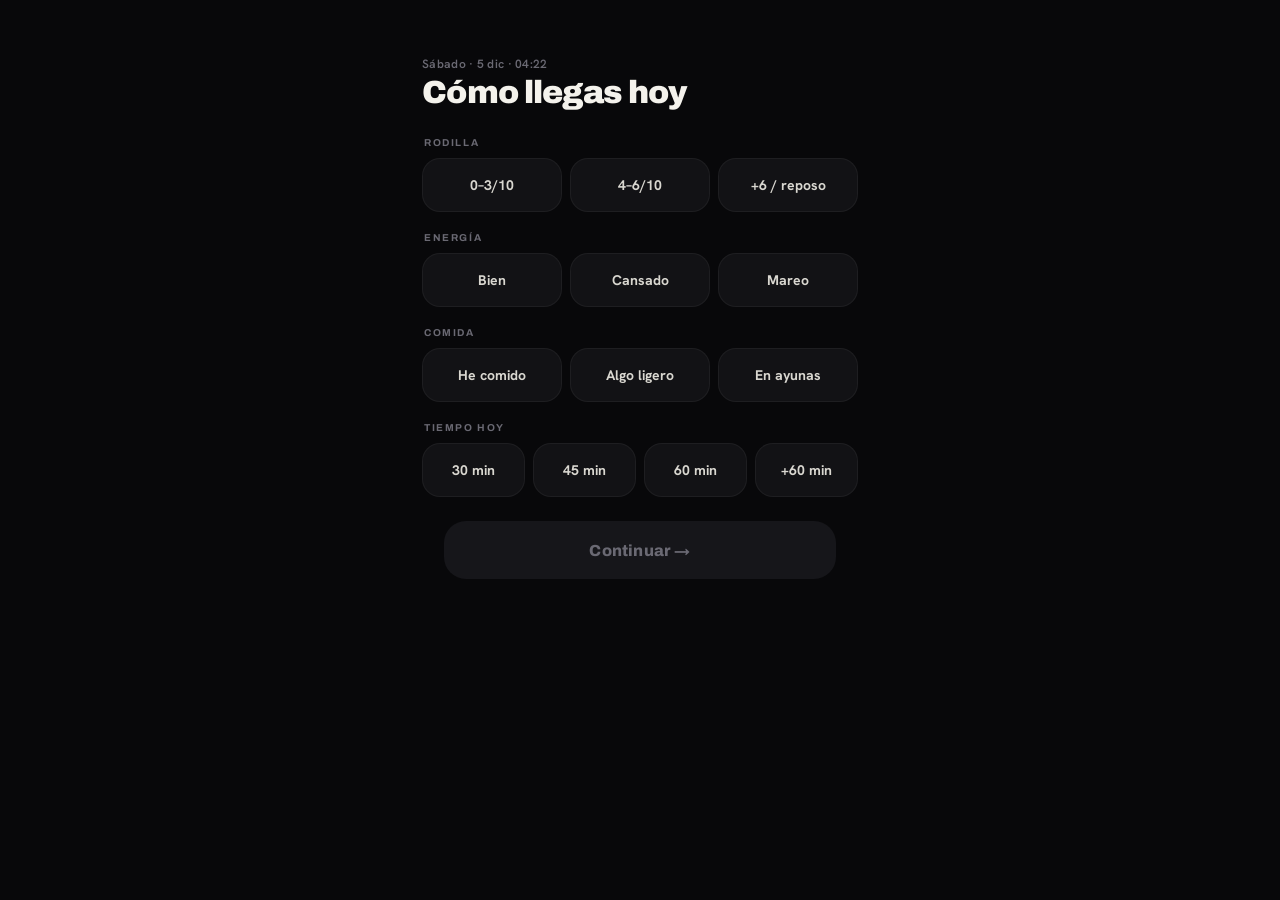
<file: index.html>
<!DOCTYPE html>
<html lang="es">
<head>
  <meta charset="UTF-8">
  <meta name="viewport" content="width=device-width, initial-scale=1.0, viewport-fit=cover">
  <meta name="theme-color" content="#08080a">
  <meta name="apple-mobile-web-app-capable" content="yes">
  <meta name="apple-mobile-web-app-status-bar-style" content="black-translucent">
  <meta name="apple-mobile-web-app-title" content="Gym Coach">
  <title>Coach de Gym</title>
  <link rel="preconnect" href="https://fonts.googleapis.com">
  <link rel="preconnect" href="https://fonts.gstatic.com" crossorigin>
  <link href="https://fonts.googleapis.com/css2?family=Archivo:wght@500;600;700;800;900&family=Hanken+Grotesk:wght@400;500;600;700&display=swap" rel="stylesheet">
  <link rel="stylesheet" href="css/styles.css?v=3">
  <link rel="manifest" href="manifest.json">
  <link rel="apple-touch-icon" href="icons/icon-180.png">
</head>
<body>

<!-- ── CHAT OVERLAY ───────────────────────────────────────────────────────── -->
<div id="chat-overlay" class="hidden">
  <div class="chat-topbar">
    <div>
      <div class="chat-topbar-title">Coach</div>
      <div class="chat-topbar-sub">Tiene memoria de todas tus sesiones</div>
    </div>
    <button class="chat-close-btn" onclick="closeChat()">✕</button>
  </div>
  <div id="chat-messages"></div>
  <div class="chat-input-bar">
    <input id="chat-input" type="text" placeholder="Pregunta algo..." onkeydown="handleChatKey(event)" autocomplete="off">
    <button id="chat-send-btn" onclick="submitChat()">↑</button>
  </div>
</div>

<!-- ── SETTINGS OVERLAY ───────────────────────────────────────────────────── -->
<div id="settings-overlay" class="hidden">
  <div class="settings-topbar">
    <div class="settings-topbar-title">Ajustes</div>
    <button class="settings-close-btn" onclick="closeSettings()">✕</button>
  </div>
  <div class="settings-body">

    <!-- Anthropic API Key -->
    <div class="settings-section">
      <div class="settings-section-label">Groq API Key — Gratis</div>
      <div class="settings-desc">
        Necesaria para el chat con el coach. 100% gratuita, sin tarjeta.<br>
        1. Crea cuenta en <a href="https://console.groq.com" target="_blank">console.groq.com</a><br>
        2. API Keys → Create API Key → copia y pega aquí.
      </div>
      <div class="settings-input-row">
        <input id="settings-key" class="settings-input" type="password" placeholder="gsk_...">
        <button class="settings-toggle-btn" id="toggle-key-btn" onclick="toggleKeyVisibility()">Mostrar</button>
      </div>
    </div>

    <!-- Google Sheets -->
    <div class="settings-section">
      <div class="settings-section-label">Google Sheets — Export automático</div>
      <div class="settings-desc">Cada sesión se añade automáticamente a tu Google Sheet. Configúralo una sola vez.</div>

      <div class="settings-step">
        <div class="settings-step-num">1</div>
        <div class="settings-step-text">Abre <a href="https://script.google.com" target="_blank">script.google.com</a> → Nuevo proyecto</div>
      </div>
      <div class="settings-step">
        <div class="settings-step-num">2</div>
        <div class="settings-step-text">Borra el código que hay y pega este:</div>
      </div>
      <div class="settings-code" id="apps-script-code">cargando...</div>
      <div class="settings-step" style="margin-top:10px">
        <div class="settings-step-num">3</div>
        <div class="settings-step-text">Implementar → Nueva implementación → Aplicación web → Ejecutar como: Yo → Quién tiene acceso: Cualquiera → Implementar</div>
      </div>
      <div class="settings-step">
        <div class="settings-step-num">4</div>
        <div class="settings-step-text">Copia la URL de implementación y pégala aquí:</div>
      </div>
      <input id="settings-sheets" class="settings-input" type="url" placeholder="https://script.google.com/macros/s/...">
    </div>

    <button class="settings-save-btn" onclick="saveSettings()">Guardar ajustes</button>
  </div>
</div>

<!-- ── REST TIMER OVERLAY ─────────────────────────────────────────────────── -->
<div id="rest-overlay" class="hidden">
  <div class="rest-ring-wrap" id="rest-ring-wrap">
    <div class="rest-ring-inner" id="rest-countdown">0:00</div>
  </div>
  <div class="rest-info">
    <div class="rest-label-top">DESCANSO</div>
    <div class="rest-label-sub" id="rest-sublabel">Respira. Prepara la próxima serie.</div>
  </div>
  <div class="rest-actions">
    <button class="rest-add-btn" onclick="addRestTime(30)">+30s</button>
    <button class="rest-skip-btn" onclick="skipTimer()">Saltar</button>
  </div>
</div>

<!-- ── TOAST ─────────────────────────────────────────────────────────────── -->
<div id="toast"></div>

<!-- ── A: CHECK-IN ──────────────────────────────────────────────────────── -->
<div id="screen-checkin" class="screen">
  <div class="ci-header">
    <div class="ci-greeting" id="ci-day-label">—</div>
    <div class="ci-title">Cómo llegas hoy</div>
  </div>

  <div class="ci-body">
    <div class="ci-section">
      <div class="ci-section-label">Rodilla</div>
      <div class="ci-grid-3">
        <button class="ci-btn" data-group="rodilla" data-value="bien"
          onclick="selectCheckinOption('rodilla','bien',this)">0–3/10</button>
        <button class="ci-btn" data-group="rodilla" data-value="moderado"
          onclick="selectCheckinOption('rodilla','moderado',this)">4–6/10</button>
        <button class="ci-btn danger-select" data-group="rodilla" data-value="grave"
          onclick="selectCheckinOption('rodilla','grave',this)">+6 / reposo</button>
      </div>
    </div>

    <div class="ci-section">
      <div class="ci-section-label">Energía</div>
      <div class="ci-grid-3">
        <button class="ci-btn" data-group="energia" data-value="bien"
          onclick="selectCheckinOption('energia','bien',this)">Bien</button>
        <button class="ci-btn" data-group="energia" data-value="cansado"
          onclick="selectCheckinOption('energia','cansado',this)">Cansado</button>
        <button class="ci-btn danger-select" data-group="energia" data-value="mareo"
          onclick="selectCheckinOption('energia','mareo',this)">Mareo</button>
      </div>
    </div>

    <div class="ci-section">
      <div class="ci-section-label">Comida</div>
      <div class="ci-grid-3">
        <button class="ci-btn" data-group="comida" data-value="comido"
          onclick="selectCheckinOption('comida','comido',this)">He comido</button>
        <button class="ci-btn" data-group="comida" data-value="ligero"
          onclick="selectCheckinOption('comida','ligero',this)">Algo ligero</button>
        <button class="ci-btn danger-select" data-group="comida" data-value="ayunas"
          onclick="selectCheckinOption('comida','ayunas',this)">En ayunas</button>
      </div>
    </div>

    <div class="ci-section">
      <div class="ci-section-label">Tiempo hoy</div>
      <div class="ci-grid-4">
        <button class="ci-btn" data-group="tiempo" data-value="30"
          onclick="selectCheckinOption('tiempo','30',this)">30 min</button>
        <button class="ci-btn" data-group="tiempo" data-value="45"
          onclick="selectCheckinOption('tiempo','45',this)">45 min</button>
        <button class="ci-btn" data-group="tiempo" data-value="60"
          onclick="selectCheckinOption('tiempo','60',this)">60 min</button>
        <button class="ci-btn" data-group="tiempo" data-value="75"
          onclick="selectCheckinOption('tiempo','75',this)">+60 min</button>
      </div>
    </div>

    <button class="ci-cta" id="btn-next-checkin" disabled onclick="submitCheckin()">
      Continuar →
    </button>
  </div>
</div>

<!-- ── B: AVISOS ─────────────────────────────────────────────────────────── -->
<div id="screen-warnings" class="screen hidden">
  <div class="warn-header">
    <div class="warn-title">Avisos de hoy</div>
  </div>
  <div class="warn-body">
    <div id="warnings-list"></div>
    <button id="btn-proceed-anyway" class="warn-proceed">Entendido, seguir →</button>
  </div>
</div>

<!-- ── C: SESIÓN ─────────────────────────────────────────────────────────── -->
<div id="screen-session-select" class="screen hidden">
  <div class="ss-header">
    <div>
      <div class="ss-greeting-sub" id="ss-day-label">—</div>
      <div class="ss-greeting-main">Buenas, Teo</div>
    </div>
    <div class="header-actions">
      <button class="btn-chat" onclick="openChat()"><div class="btn-chat-dot"></div>Coach</button>
      <button class="btn-gear" onclick="showSettings()">⚙</button>
    </div>
  </div>

  <div class="ss-body">
    <div id="ss-checkin-summary"></div>
    <div id="ss-stats"></div>
    <div id="stats-strip-container"></div>
    <div class="ss-section-title">Tu sesión de hoy</div>
    <div class="ss-section-sub" id="ss-subtitle">Elige lo que toca.</div>
    <div class="session-list" id="session-list"></div>
  </div>
</div>

<!-- ── D: SESIÓN ACTIVA ──────────────────────────────────────────────────── -->
<div id="screen-active" class="screen hidden">
  <div class="as-topbar">
    <button class="as-back" onclick="confirmBack()">‹</button>
    <div class="as-topbar-center">
      <div class="as-sess-name" id="as-sess-name">—</div>
      <div class="as-ex-count" id="as-ex-count">EJERCICIO 1 DE 4</div>
    </div>
    <button class="btn-chat" onclick="openChatInSession()" style="font-size:11px;padding:6px 11px">
      <div class="btn-chat-dot"></div>Coach
    </button>
  </div>

  <div class="as-progress" id="as-progress"></div>
  <div class="as-body" id="as-body"></div>

  <div style="padding: 0 20px;" id="as-footer-wrap">
    <div class="as-footer">
      <button class="as-prev-btn" id="btn-prev-ex" onclick="prevExercise()" disabled>‹</button>
      <button class="as-next-btn" id="btn-next-ex" onclick="nextExercise()">Siguiente ejercicio ›</button>
    </div>
    <div class="as-finish-link" onclick="finishSession()">TERMINAR Y GUARDAR</div>
  </div>
</div>

<!-- ── F: NOTAS POST-SESIÓN ───────────────────────────────────────────────── -->
<div id="screen-notes" class="screen hidden">
  <div class="notes-header">
    <div class="notes-title">¿Cómo fue?</div>
    <div class="notes-sub">Nota opcional — algo que quieras recordar de esta sesión.</div>
  </div>
  <div class="notes-body">
    <textarea id="notes-textarea" placeholder="Ej: hombro derecho un poco cargado en el press. Repetir 17,5kg la próxima..."></textarea>
    <button class="notes-save-btn" onclick="saveWithNote()">Guardar nota →</button>
    <div class="notes-skip" onclick="skipNote()">SALTAR</div>
  </div>
</div>

<!-- ── E: HISTORIAL ──────────────────────────────────────────────────────── -->
<div id="screen-history" class="screen hidden">
  <div class="hist-header">
    <div class="hist-title">Historial</div>
    <div class="header-actions">
      <button class="btn-chat" onclick="openChat()"><div class="btn-chat-dot"></div>Coach</button>
      <button class="hist-back" onclick="initCheckin()">← Inicio</button>
    </div>
  </div>
  <div class="hist-body" id="history-content"></div>
  <div class="notes-body"><button class="notes-save-btn" onclick="exportCSV()">Exportar entrenos a Excel (CSV)</button><button class="notes-save-btn" onclick="exportBackup()">Descargar copia de seguridad</button><label class="notes-sub">Restaurar copia JSON<input type="file" accept=".json,application/json" onchange="importBackup(this)"></label></div>
</div>

<script src="js/data.js?v=4"></script>
<script src="js/db.js?v=4"></script>
<script src="js/backup.js?v=4"></script>
<script src="js/rules.js?v=4"></script>
<script src="js/coach.js?v=4"></script>
<script src="js/ai.js?v=4"></script>
<script src="js/app.js?v=4"></script>
<script>
  // Apps Script code for settings screen
  document.getElementById('apps-script-code').textContent =
`function doPost(e) {
  try {
    const d = JSON.parse(e.postData.contents);
    const ss = SpreadsheetApp.getActiveSpreadsheet();
    let sh = ss.getSheetByName('Entrenos');
    if (!sh) {
      sh = ss.insertSheet('Entrenos');
      sh.appendRow(['Fecha','Hora','Sesión','Min','Rodilla',
        'Energía','Comida','Ejercicio','Serie','Kg','Reps']);
      sh.setFrozenRows(1);
      sh.getRange(1,1,1,11)
        .setBackground('#0b0b0d').setFontColor('#e9b949').setFontWeight('bold');
    }
    (d.ejercicios||[]).forEach(ex => {
      (ex.series||[]).forEach((s,i) => {
        sh.appendRow([d.fecha,d.hora,d.sesion,d.duracion,
          d.rodilla,d.energia,d.comida,ex.nombre,i+1,s.kg,s.reps]);
      });
    });
    return ContentService
      .createTextOutput(JSON.stringify({ok:true}))
      .setMimeType(ContentService.MimeType.JSON);
  } catch(err) {
    return ContentService
      .createTextOutput(JSON.stringify({ok:false,error:err.toString()}))
      .setMimeType(ContentService.MimeType.JSON);
  }
}`;

  if ('serviceWorker' in navigator) {
    window.addEventListener('load', () => {
      navigator.serviceWorker.register('service-worker.js')
        .catch(e => console.warn('SW:', e));
    });
  }
</script>

<!-- ── PR CELEBRATION OVERLAY ────────────────────────────────────────────── -->
<div id="pr-celebration" class="hidden">
  <div class="pr-inner">
    <div class="pr-trophy">🏆</div>
    <div class="pr-title">RÉCORD PERSONAL</div>
    <div class="pr-ex" id="pr-ex-name"></div>
    <div class="pr-val" id="pr-value"></div>
  </div>
</div>

</body>
</html>
</file>
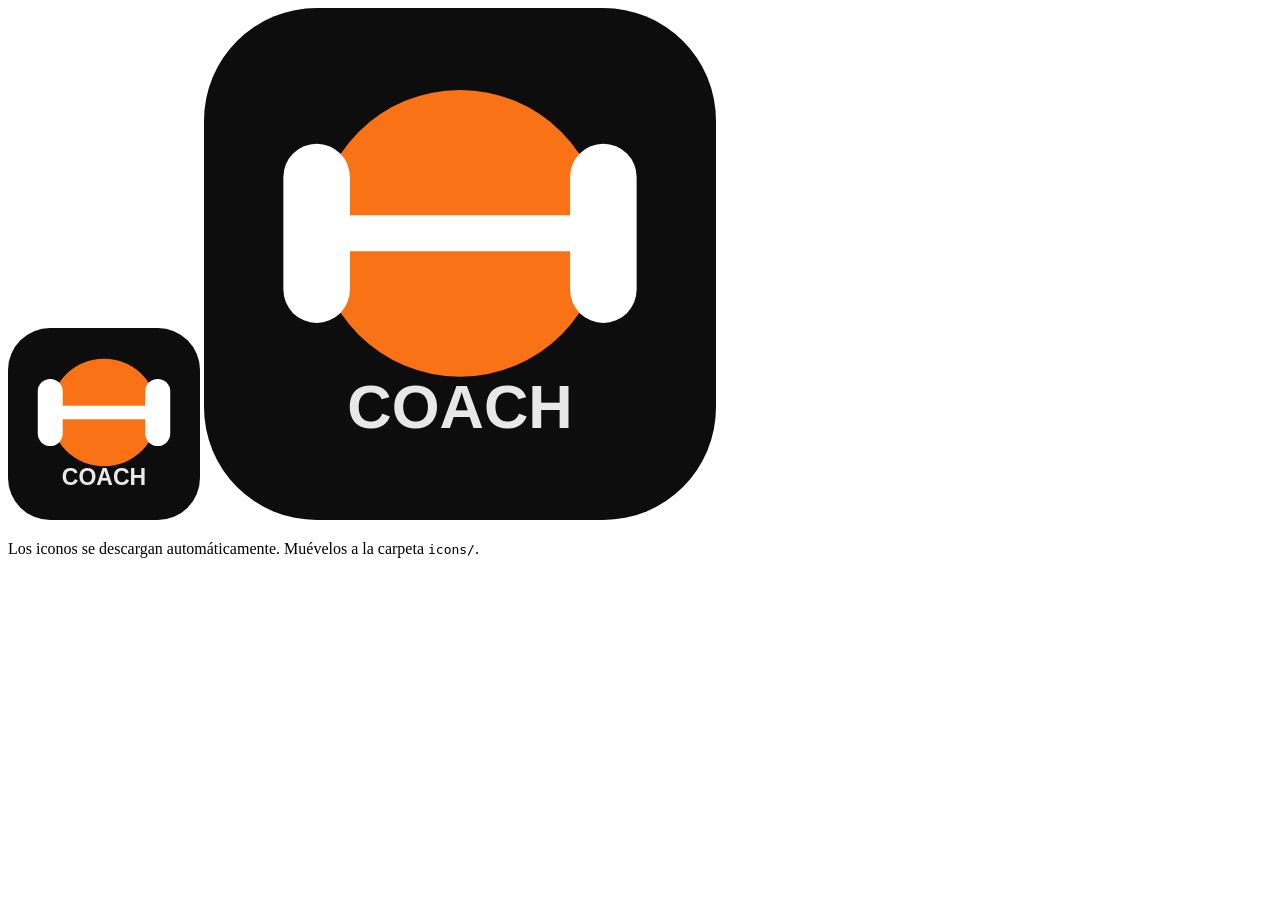
<file: generate-icons.html>
<!DOCTYPE html>
<html>
<head><title>Generate Icons</title></head>
<body>
<canvas id="c192" width="192" height="192"></canvas>
<canvas id="c512" width="512" height="512"></canvas>
<script>
function drawIcon(canvas) {
  const s = canvas.width;
  const ctx = canvas.getContext("2d");
  // Background
  ctx.fillStyle = "#0d0d0d";
  ctx.beginPath();
  ctx.roundRect(0, 0, s, s, s * 0.22);
  ctx.fill();
  // Orange accent circle
  ctx.fillStyle = "#f97316";
  ctx.beginPath();
  ctx.arc(s * 0.5, s * 0.44, s * 0.28, 0, Math.PI * 2);
  ctx.fill();
  // Dumbbell bar
  ctx.strokeStyle = "#fff";
  ctx.lineWidth = s * 0.07;
  ctx.lineCap = "round";
  ctx.beginPath();
  ctx.moveTo(s * 0.25, s * 0.44);
  ctx.lineTo(s * 0.75, s * 0.44);
  ctx.stroke();
  // Left weight
  ctx.strokeStyle = "#fff";
  ctx.lineWidth = s * 0.13;
  ctx.beginPath();
  ctx.moveTo(s * 0.22, s * 0.33);
  ctx.lineTo(s * 0.22, s * 0.55);
  ctx.stroke();
  // Right weight
  ctx.beginPath();
  ctx.moveTo(s * 0.78, s * 0.33);
  ctx.lineTo(s * 0.78, s * 0.55);
  ctx.stroke();
  // Label
  ctx.fillStyle = "#e8e8e8";
  ctx.font = `bold ${s * 0.12}px -apple-system, sans-serif`;
  ctx.textAlign = "center";
  ctx.fillText("COACH", s * 0.5, s * 0.82);
}

const c192 = document.getElementById("c192");
const c512 = document.getElementById("c512");
drawIcon(c192);
drawIcon(c512);

// Download both
function download(canvas, name) {
  const a = document.createElement("a");
  a.download = name;
  a.href = canvas.toDataURL("image/png");
  a.click();
}

setTimeout(() => {
  download(c192, "icon-192.png");
  setTimeout(() => download(c512, "icon-512.png"), 500);
}, 500);
</script>
<p>Los iconos se descargan automáticamente. Muévelos a la carpeta <code>icons/</code>.</p>
</body>
</html>
</file>
<file: css/styles.css>
/* ── Reset ─────────────────────────────────────────────────────────────────── */
*, *::before, *::after { box-sizing: border-box; margin: 0; padding: 0; -webkit-tap-highlight-color: transparent; }

/* ── Tokens ────────────────────────────────────────────────────────────────── */
:root {
  --bg:      #08080a;
  --bg2:     #0b0b0d;
  --bg3:     #121215;
  --bg4:     #16161a;
  --bg5:     #1c1c20;
  --b1:      rgba(255,255,255,0.05);
  --b2:      rgba(255,255,255,0.07);
  --b3:      rgba(255,255,255,0.10);
  --text:    #f4f2ec;
  --text2:   #d9d7d0;
  --muted:   #9b9aa3;
  --muted2:  #87868f;
  --label:   #6a6973;
  --gold:    #e9b949;
  --gold-bg: rgba(233,185,73,0.14);
  --green:   #7fc99a;
  --red:     #e05a5a;
  --r-xl:    22px;
  --r-lg:    18px;
  --r-md:    15px;
  --r-sm:    10px;
  --r-xs:    8px;
}

html, body {
  min-height: 100%;
  background: var(--bg);
  color: var(--text);
  font-family: 'Hanken Grotesk', system-ui, sans-serif;
  font-size: 16px;
  -webkit-font-smoothing: antialiased;
}

/* ── Screens ───────────────────────────────────────────────────────────────── */
.screen {
  min-height: 100dvh;
  max-width: 480px;
  margin: 0 auto;
  padding: 0 0 env(safe-area-inset-bottom, 32px);
  overflow-x: hidden;
}

.hidden { display: none !important; }

/* scrollbar hide */
.screen::-webkit-scrollbar { width: 0; }

/* ── Label (uppercase micro) ────────────────────────────────────────────────── */
.lbl {
  font-family: 'Archivo', sans-serif;
  font-size: 10px;
  font-weight: 700;
  letter-spacing: 1.4px;
  color: var(--label);
  text-transform: uppercase;
}

.lbl-gold { color: var(--gold); }

/* ── Check-in screen ────────────────────────────────────────────────────────── */
.ci-header {
  padding: 56px 22px 0;
  margin-bottom: 28px;
}

.ci-greeting {
  font: 600 12px 'Hanken Grotesk';
  color: var(--label);
  margin-bottom: 5px;
  letter-spacing: .3px;
}

.ci-title {
  font: 900 32px 'Archivo';
  color: var(--text);
  letter-spacing: -.7px;
  line-height: 1;
}

.ci-body { padding: 0 22px 36px; }

.ci-section { margin-bottom: 20px; }

.ci-section-label {
  font: 700 10px 'Archivo';
  letter-spacing: 1.6px;
  color: var(--label);
  text-transform: uppercase;
  margin-bottom: 10px;
  padding: 0 2px;
}

.ci-grid-2 { display: grid; grid-template-columns: 1fr 1fr; gap: 8px; }
.ci-grid-3 { display: grid; grid-template-columns: 1fr 1fr 1fr; gap: 8px; }
.ci-grid-4 { display: grid; grid-template-columns: repeat(4, 1fr); gap: 8px; }

.ci-btn {
  background: var(--bg3);
  border: 1px solid var(--b1);
  border-radius: var(--r-lg);
  color: var(--text2);
  font: 700 14px 'Hanken Grotesk';
  padding: 16px 10px;
  cursor: pointer;
  text-align: center;
  line-height: 1.3;
  min-height: 54px;
  display: flex;
  align-items: center;
  justify-content: center;
  transition: border-color 0.12s, background 0.12s, color 0.12s;
}

.ci-btn.selected {
  border-color: var(--gold);
  background: var(--gold-bg);
  color: var(--gold);
}

.ci-btn.danger-select.selected {
  border-color: var(--red);
  background: rgba(224,90,90,0.12);
  color: #f4a0a0;
}

.ci-cta {
  margin: 4px 22px 0;
  width: calc(100% - 44px);
  height: 58px;
  background: var(--text);
  color: var(--bg2);
  border: none;
  border-radius: var(--r-xl);
  font: 800 16px 'Archivo';
  letter-spacing: .2px;
  cursor: pointer;
  transition: opacity 0.15s;
}

.ci-cta:disabled {
  background: var(--bg4);
  color: var(--label);
  cursor: not-allowed;
}

/* ── Warnings screen ─────────────────────────────────────────────────────────── */
.warn-header {
  padding: 56px 22px 20px;
}

.warn-title {
  font: 900 28px 'Archivo';
  color: var(--text);
  letter-spacing: -.5px;
}

.warn-body { padding: 0 22px 32px; }

.warn-card {
  display: flex;
  gap: 14px;
  align-items: flex-start;
  background: var(--bg3);
  border: 1px solid var(--b1);
  border-radius: var(--r-xl);
  padding: 18px 16px;
  margin-bottom: 10px;
}

.warn-card-block { border-color: rgba(224,90,90,0.3); background: rgba(224,90,90,0.06); }
.warn-card-warn  { border-color: rgba(233,185,73,0.3); background: rgba(233,185,73,0.05); }
.warn-card-info  { border-color: var(--b2); }

.warn-icon { font-size: 26px; flex-shrink: 0; margin-top: 2px; }
.warn-name { font: 700 15px 'Archivo'; color: var(--text); margin-bottom: 5px; }
.warn-detail { font: 500 13px/1.5 'Hanken Grotesk'; color: var(--muted); }

.warn-proceed {
  width: 100%;
  height: 56px;
  background: var(--bg4);
  border: 1px solid var(--b2);
  color: var(--text);
  border-radius: var(--r-xl);
  font: 700 15px 'Hanken Grotesk';
  cursor: pointer;
  margin-top: 8px;
  transition: background 0.15s;
}

/* ── Session select ──────────────────────────────────────────────────────────── */
.ss-header {
  padding: 56px 22px 20px;
  display: flex;
  justify-content: space-between;
  align-items: flex-start;
}

.ss-greeting-sub {
  font: 600 12px 'Hanken Grotesk';
  color: var(--label);
  letter-spacing: .3px;
  margin-bottom: 5px;
}

.ss-greeting-main {
  font: 900 31px 'Archivo';
  color: var(--text);
  letter-spacing: -.6px;
  line-height: 1;
}

.ss-avatar {
  width: 44px;
  height: 44px;
  border-radius: 50%;
  background: var(--bg4);
  border: 1px solid var(--b2);
  display: grid;
  place-items: center;
  font: 800 16px 'Archivo';
  color: var(--text);
  flex-shrink: 0;
}

.ss-body { padding: 0 22px 36px; }

.ss-ci-label {
  display: flex;
  align-items: center;
  justify-content: space-between;
  margin-bottom: 10px;
  padding: 0 2px;
}

.ss-ci-edit {
  font: 600 12px 'Hanken Grotesk';
  color: var(--gold);
  cursor: pointer;
  background: none;
  border: none;
}

.ss-ci-grid {
  display: grid;
  grid-template-columns: 1fr 1fr;
  gap: 8px;
  margin-bottom: 26px;
}

.ss-ci-card {
  background: var(--bg3);
  border: 1px solid var(--b1);
  border-radius: var(--r-md);
  padding: 12px 14px;
}

.ss-ci-card-label {
  font: 600 11px 'Hanken Grotesk';
  color: var(--label);
  margin-bottom: 5px;
}

.ss-ci-card-value {
  font: 800 17px 'Archivo';
  color: var(--text);
}

.ss-ci-card-value.green { color: var(--green); }
.ss-ci-card-value.gold  { color: var(--gold); }
.ss-ci-card-value.red   { color: var(--red); }

.ss-section-title {
  font: 900 23px 'Archivo';
  color: var(--text);
  letter-spacing: -.4px;
  margin-bottom: 3px;
}

.ss-section-sub {
  font: 500 13px 'Hanken Grotesk';
  color: var(--muted2);
  margin-bottom: 16px;
  line-height: 1.4;
}

.session-list { display: flex; flex-direction: column; gap: 10px; }

.sess-card {
  background: var(--bg3);
  border: 1px solid var(--b1);
  border-radius: var(--r-xl);
  padding: 18px 18px 16px;
  cursor: pointer;
  transition: border-color 0.15s;
  position: relative;
}

.sess-card-rec {
  background: #17160f;
  border-color: rgba(233,185,73,0.28);
}

.sess-rec-badge {
  display: inline-flex;
  align-items: center;
  gap: 6px;
  margin-bottom: 8px;
}

.sess-rec-dot {
  width: 5px;
  height: 5px;
  border-radius: 50%;
  background: var(--gold);
  flex-shrink: 0;
}

.sess-rec-text {
  font: 800 10px 'Archivo';
  letter-spacing: 1.4px;
  color: var(--gold);
}

.sess-card-inner {
  display: flex;
  align-items: flex-start;
  justify-content: space-between;
  gap: 12px;
}

.sess-name {
  font: 900 26px 'Archivo';
  color: var(--text);
  letter-spacing: -.5px;
  line-height: 1;
  margin-bottom: 6px;
}

.sess-focus {
  font: 500 13px 'Hanken Grotesk';
  color: var(--muted);
  margin-bottom: 11px;
}

.sess-meta {
  font: 700 11px 'Archivo';
  letter-spacing: .4px;
  color: var(--label);
}

.sess-arrow {
  width: 34px;
  height: 34px;
  border-radius: 50%;
  display: grid;
  place-items: center;
  font-size: 20px;
  color: var(--muted2);
  background: var(--bg5);
  flex-shrink: 0;
  margin-top: 2px;
}

.sess-arrow-rec {
  background: var(--gold);
  color: var(--bg2);
}

.sess-warn-row {
  display: flex;
  align-items: flex-start;
  gap: 9px;
  margin-top: 13px;
  padding-top: 13px;
  border-top: 1px solid var(--b1);
}

.sess-warn-dot {
  width: 5px;
  height: 5px;
  border-radius: 50%;
  background: #d8a24a;
  flex-shrink: 0;
  margin-top: 4px;
}

.sess-warn-text {
  font: 600 12px 'Hanken Grotesk';
  color: #c7a463;
  line-height: 1.4;
}

/* ── Active session ─────────────────────────────────────────────────────────── */
.as-topbar {
  display: flex;
  align-items: center;
  justify-content: space-between;
  padding: 56px 20px 14px;
}

.as-back, .as-more {
  width: 40px;
  height: 40px;
  border-radius: 50%;
  background: var(--bg4);
  border: 1px solid var(--b2);
  display: grid;
  place-items: center;
  cursor: pointer;
  color: var(--text);
  font-size: 20px;
  flex-shrink: 0;
}

.as-more { color: var(--label); font-size: 18px; font-weight: 700; }

.as-topbar-center { text-align: center; }

.as-sess-name {
  font: 900 16px 'Archivo';
  color: var(--text);
  letter-spacing: .2px;
}

.as-ex-count {
  font: 700 11px 'Archivo';
  letter-spacing: 1.2px;
  color: var(--label);
}

/* Segmented progress */
.as-progress {
  display: flex;
  gap: 5px;
  margin: 0 20px 20px;
}

.as-seg {
  flex: 1;
  height: 3px;
  border-radius: 3px;
  background: rgba(255,255,255,0.1);
  transition: background 0.2s;
}

.as-seg-done { background: var(--gold); }

/* Body */
.as-body { padding: 0 20px 140px; }

/* Priority badge */
.as-prio {
  display: inline-flex;
  align-items: center;
  gap: 6px;
  margin-bottom: 11px;
}

.as-prio-dot { width: 5px; height: 5px; border-radius: 50%; background: var(--gold); flex-shrink: 0; }

.as-prio-text {
  font: 800 10px 'Archivo';
  letter-spacing: 1.4px;
  color: var(--gold);
}

.as-prio-warn { }
.as-prio-warn .as-prio-dot { background: var(--red); }
.as-prio-warn .as-prio-text { color: var(--red); }

/* Exercise name */
.as-ex-name {
  font: 900 32px 'Archivo';
  color: var(--text);
  letter-spacing: -.8px;
  line-height: 1.02;
  margin-bottom: 18px;
}

/* Stats row */
.as-stats {
  display: grid;
  grid-template-columns: 1fr 1fr 1fr;
  gap: 1px;
  background: var(--b2);
  border: 1px solid var(--b2);
  border-radius: var(--r-lg);
  overflow: hidden;
  margin-bottom: 14px;
}

.as-stat {
  background: var(--bg3);
  padding: 14px 13px;
}

.as-stat-label {
  font: 700 10px 'Archivo';
  letter-spacing: .8px;
  color: var(--label);
  margin-bottom: 7px;
}

.as-stat-value {
  font: 800 16px 'Archivo';
  color: var(--text);
  line-height: 1.1;
}

/* Duration card (for bicicleta/bodyweight) */
.as-duration-card {
  background: var(--bg3);
  border: 1px solid var(--b1);
  border-radius: var(--r-lg);
  padding: 18px 16px;
  margin-bottom: 14px;
}

.as-duration-value {
  font: 800 28px 'Archivo';
  color: var(--green);
  letter-spacing: -.5px;
  margin-bottom: 6px;
}

/* Coach tip */
.as-coach {
  background: var(--bg3);
  border: 1px solid var(--b1);
  border-radius: var(--r-lg);
  padding: 15px 16px;
  margin-bottom: 14px;
}

.as-coach-top {
  display: flex;
  align-items: center;
  justify-content: space-between;
  margin-bottom: 10px;
}

.as-coach-left {
  display: flex;
  align-items: center;
  gap: 8px;
}

.as-coach-avatar {
  width: 22px;
  height: 22px;
  border-radius: 50%;
  background: var(--gold-bg);
  display: grid;
  place-items: center;
  font: 900 11px 'Archivo';
  color: var(--gold);
}

.as-coach-label {
  font: 800 10px 'Archivo';
  letter-spacing: 1.4px;
  color: var(--gold);
}

.as-video-btn {
  display: flex;
  align-items: center;
  gap: 6px;
  background: var(--bg5);
  border: none;
  border-radius: var(--r-xs);
  padding: 7px 12px;
  font: 700 11px 'Hanken Grotesk';
  color: var(--text);
  cursor: pointer;
  text-decoration: none;
  transition: background 0.12s;
}

.as-video-btn-empty { color: var(--label); cursor: default; }
.as-video-btn-empty .as-video-arrow { color: var(--bg5); }

.as-video-arrow { font-size: 11px; color: var(--muted2); }

.as-coach-tip {
  font: 500 13.5px/1.5 'Hanken Grotesk';
  color: var(--text2);
}

/* Last session row */
.as-last-row {
  display: flex;
  align-items: center;
  gap: 8px;
  margin-bottom: 14px;
  padding: 0 2px;
}

.as-last-label {
  font: 700 10px 'Archivo';
  letter-spacing: 1px;
  color: var(--label);
  white-space: nowrap;
}

.as-last-divider { flex: 1; height: 1px; background: var(--b1); }

.as-last-value {
  font: 600 12.5px 'Hanken Grotesk';
  color: var(--muted);
  white-space: nowrap;
  max-width: 200px;
  overflow: hidden;
  text-overflow: ellipsis;
}

/* Logging widget */
.as-log-card {
  background: var(--bg3);
  border: 1px solid var(--b1);
  border-radius: var(--r-xl);
  padding: 16px;
  margin-bottom: 12px;
}

.as-steppers {
  display: flex;
  gap: 10px;
  margin-bottom: 13px;
}

.as-stepper { flex: 1; }

.as-stepper-label {
  font: 700 10px 'Archivo';
  letter-spacing: 1px;
  color: var(--label);
  text-align: center;
  margin-bottom: 8px;
}

.as-stepper-ctrl {
  display: flex;
  align-items: center;
  background: var(--bg);
  border: 1px solid var(--b2);
  border-radius: var(--r-md);
  overflow: hidden;
}

.as-stepper-btn {
  width: 44px;
  height: 56px;
  display: grid;
  place-items: center;
  font-size: 26px;
  font-weight: 300;
  cursor: pointer;
  color: var(--muted2);
  flex-shrink: 0;
  user-select: none;
  -webkit-user-select: none;
  background: none;
  border: none;
  transition: color 0.1s;
}

.as-stepper-btn:last-child { color: var(--text); }

.as-stepper-value {
  flex: 1;
  text-align: center;
  font: 800 26px 'Archivo';
  color: var(--text);
  letter-spacing: -.5px;
  pointer-events: none;
}

.as-add-btn {
  width: 100%;
  height: 56px;
  border-radius: var(--r-md);
  background: var(--text);
  border: none;
  font: 800 15px 'Archivo';
  letter-spacing: .2px;
  color: var(--bg2);
  cursor: pointer;
  transition: opacity 0.12s;
}

.as-add-btn:active { opacity: 0.85; }

/* Sets list */
.as-sets { display: flex; flex-direction: column; gap: 7px; margin-bottom: 8px; }

.as-set-row {
  display: flex;
  align-items: center;
  gap: 12px;
  background: var(--bg3);
  border: 1px solid var(--b1);
  border-radius: var(--r-md);
  padding: 13px 15px;
}

.as-set-num {
  width: 25px;
  height: 25px;
  border-radius: 7px;
  background: var(--bg5);
  display: grid;
  place-items: center;
  font: 800 12px 'Archivo';
  color: var(--muted);
  flex-shrink: 0;
}

.as-set-label {
  font: 600 13px 'Hanken Grotesk';
  color: var(--muted2);
}

.as-set-value {
  margin-left: auto;
  font: 800 17px 'Archivo';
  color: var(--text);
}

.as-set-unit {
  font-size: 12px;
  color: var(--label);
  font-weight: 600;
}

.as-no-sets {
  text-align: center;
  padding: 16px;
  font: 500 12.5px 'Hanken Grotesk';
  color: var(--label);
}

/* Footer nav */
.as-footer {
  display: flex;
  gap: 9px;
  margin-top: 16px;
}

.as-prev-btn {
  width: 52px;
  height: 52px;
  border-radius: var(--r-md);
  background: var(--bg4);
  border: 1px solid var(--b2);
  display: grid;
  place-items: center;
  font-size: 20px;
  color: var(--muted2);
  cursor: pointer;
  flex-shrink: 0;
}

.as-prev-btn:disabled { opacity: 0.3; cursor: not-allowed; }

.as-next-btn {
  flex: 1;
  height: 52px;
  border-radius: var(--r-md);
  background: var(--bg5);
  border: 1px solid var(--b2);
  font: 800 15px 'Archivo';
  color: var(--text);
  cursor: pointer;
  transition: background 0.12s;
}

.as-finish-link {
  text-align: center;
  margin-top: 16px;
  font: 800 12px 'Archivo';
  letter-spacing: .8px;
  color: var(--muted2);
  cursor: pointer;
}

/* Rest timer overlay */
#rest-overlay {
  position: fixed;
  left: 50%;
  transform: translateX(-50%);
  bottom: max(24px, env(safe-area-inset-bottom, 24px));
  width: calc(100% - 32px);
  max-width: 448px;
  z-index: 50;
  display: flex;
  align-items: center;
  gap: 13px;
  background: var(--bg4);
  border: 1px solid var(--b3);
  border-radius: var(--r-xl);
  padding: 13px 15px;
  box-shadow: 0 24px 50px rgba(0,0,0,0.6);
}

#rest-overlay.hidden { display: none !important; }

.rest-ring-wrap {
  width: 58px;
  height: 58px;
  border-radius: 50%;
  display: grid;
  place-items: center;
  flex-shrink: 0;
}

.rest-ring-inner {
  width: 46px;
  height: 46px;
  border-radius: 50%;
  background: var(--bg4);
  display: grid;
  place-items: center;
  font: 800 15px 'Archivo';
  color: var(--text);
}

.rest-info { flex: 1; }

.rest-label-top {
  font: 800 10px 'Archivo';
  letter-spacing: 1.4px;
  color: var(--gold);
  margin-bottom: 3px;
}

.rest-label-sub {
  font: 600 12px 'Hanken Grotesk';
  color: var(--muted);
  line-height: 1.3;
}

.rest-label-sub.done { color: var(--green); }

.rest-actions { display: flex; flex-direction: column; gap: 6px; }

.rest-add-btn {
  padding: 8px 12px;
  border-radius: var(--r-xs);
  background: var(--bg5);
  border: none;
  font: 700 11px 'Archivo';
  color: var(--text);
  cursor: pointer;
  text-align: center;
  white-space: nowrap;
}

.rest-skip-btn {
  padding: 8px 12px;
  border-radius: var(--r-xs);
  background: var(--text);
  border: none;
  font: 700 11px 'Archivo';
  color: var(--bg2);
  cursor: pointer;
  text-align: center;
}

/* ── History screen ──────────────────────────────────────────────────────────── */
.hist-header {
  padding: 56px 22px 20px;
  display: flex;
  justify-content: space-between;
  align-items: flex-end;
}

.hist-title {
  font: 900 28px 'Archivo';
  color: var(--text);
  letter-spacing: -.5px;
}

.hist-back {
  font: 600 13px 'Hanken Grotesk';
  color: var(--gold);
  background: none;
  border: none;
  cursor: pointer;
}

.hist-body { padding: 0 22px 40px; }

.hist-section-label {
  font: 700 10px 'Archivo';
  letter-spacing: 1.6px;
  color: var(--label);
  margin-bottom: 10px;
  padding: 0 2px;
}

.hist-sess-card {
  background: var(--bg3);
  border: 1px solid var(--b1);
  border-radius: var(--r-xl);
  padding: 14px 16px;
  margin-bottom: 9px;
}

.hist-sess-top {
  display: flex;
  align-items: center;
  gap: 8px;
  margin-bottom: 11px;
}

.hist-badge {
  font: 700 10px 'Archivo';
  letter-spacing: .8px;
  text-transform: uppercase;
  padding: 3px 10px;
  border-radius: 20px;
}

.hist-badge-push  { background: rgba(249,115,22,.15); color: #f97316; }
.hist-badge-pull  { background: rgba(96,165,250,.15); color: #60a5fa; }
.hist-badge-legs  { background: rgba(127,201,154,.15); color: var(--green); }
.hist-badge-upper { background: rgba(192,132,252,.15); color: #c084fc; }

.hist-sess-date {
  font: 600 12.5px 'Hanken Grotesk';
  color: var(--muted);
}

.hist-sess-dur {
  font: 600 12px 'Hanken Grotesk';
  color: var(--label);
  margin-left: auto;
}

.hist-ex-row {
  display: flex;
  justify-content: space-between;
  align-items: baseline;
  padding: 6px 0;
  border-top: 1px solid var(--b1);
}

.hist-ex-name { font: 500 13px 'Hanken Grotesk'; color: var(--text2); }
.hist-ex-sets { font: 700 12px 'Archivo'; color: var(--green); letter-spacing: .2px; }

/* Progress alerts */
.prog-card {
  display: flex;
  gap: 12px;
  align-items: flex-start;
  background: var(--bg3);
  border: 1px solid var(--b1);
  border-radius: var(--r-lg);
  padding: 14px 15px;
  margin-bottom: 9px;
}

.prog-card-up   { border-color: rgba(127,201,154,0.25); background: rgba(127,201,154,0.05); }
.prog-card-warn { border-color: rgba(233,185,73,0.25);  background: rgba(233,185,73,0.04); }

.prog-icon { font-size: 20px; flex-shrink: 0; margin-top: 1px; }
.prog-ex   { font: 700 13.5px 'Archivo'; color: var(--text); margin-bottom: 3px; }
.prog-msg  { font: 500 12.5px 'Hanken Grotesk'; color: var(--muted); line-height: 1.5; }

.hist-empty {
  text-align: center;
  padding: 60px 20px;
  font: 500 14px 'Hanken Grotesk';
  color: var(--label);
}

/* ── Toast ───────────────────────────────────────────────────────────────────── */
#toast {
  position: fixed;
  bottom: 90px;
  left: 50%;
  transform: translateX(-50%) translateY(20px);
  background: var(--bg4);
  color: var(--text);
  border: 1px solid var(--b2);
  border-radius: 100px;
  padding: 11px 18px;
  font: 600 13px 'Hanken Grotesk';
  white-space: nowrap;
  z-index: 200;
  opacity: 0;
  transition: opacity 0.2s, transform 0.2s;
  pointer-events: none;
  box-shadow: 0 8px 32px rgba(0,0,0,0.5);
}

#toast.show {
  opacity: 1;
  transform: translateX(-50%) translateY(0);
}

#toast.toast-error   { border-color: rgba(224,90,90,0.4); color: #f4a0a0; }
#toast.toast-success { border-color: rgba(127,201,154,0.4); color: var(--green); }
#toast.toast-warn    { border-color: rgba(233,185,73,0.4); color: var(--gold); }

/* ── Chat overlay ────────────────────────────────────────────────────────────── */
#chat-overlay, #settings-overlay {
  position: fixed;
  inset: 0;
  z-index: 100;
  background: var(--bg);
  display: flex;
  flex-direction: column;
  max-width: 480px;
  left: 50%;
  transform: translateX(-50%);
}

.chat-topbar, .settings-topbar {
  display: flex;
  align-items: flex-start;
  justify-content: space-between;
  padding: 56px 20px 14px;
  flex-shrink: 0;
  border-bottom: 1px solid var(--b1);
}

.chat-topbar-title, .settings-topbar-title {
  font: 900 20px 'Archivo';
  color: var(--text);
  letter-spacing: -.3px;
}

.chat-topbar-sub {
  font: 600 11px 'Hanken Grotesk';
  color: var(--label);
  margin-top: 3px;
}

.chat-close-btn, .settings-close-btn {
  width: 36px;
  height: 36px;
  border-radius: 50%;
  background: var(--bg4);
  border: 1px solid var(--b2);
  color: var(--muted);
  font-size: 16px;
  display: grid;
  place-items: center;
  cursor: pointer;
  flex-shrink: 0;
}

#chat-messages {
  flex: 1;
  overflow-y: auto;
  padding: 16px 16px 8px;
  display: flex;
  flex-direction: column;
  gap: 12px;
  scroll-behavior: smooth;
}
#chat-messages::-webkit-scrollbar { width: 0; }

.chat-ai-msg {
  display: flex;
  gap: 10px;
  align-items: flex-start;
  max-width: 92%;
  align-self: flex-start;
}

.chat-user-msg {
  display: flex;
  justify-content: flex-end;
  max-width: 80%;
  align-self: flex-end;
}

.chat-avatar {
  width: 28px;
  height: 28px;
  border-radius: 50%;
  background: var(--gold-bg);
  display: grid;
  place-items: center;
  font: 900 12px 'Archivo';
  color: var(--gold);
  flex-shrink: 0;
  margin-top: 2px;
}

.chat-bubble {
  border-radius: 18px;
  padding: 11px 14px;
  font: 500 14px/1.55 'Hanken Grotesk';
  word-break: break-word;
}

.chat-bubble-ai {
  background: var(--bg3);
  border: 1px solid var(--b1);
  color: var(--text2);
  border-top-left-radius: 4px;
}

.chat-bubble-user {
  background: var(--bg5);
  border: 1px solid var(--b2);
  color: var(--text);
  border-top-right-radius: 4px;
}

.chat-bubble-loading { color: var(--label); }

.chat-chips {
  display: flex;
  flex-wrap: wrap;
  gap: 7px;
  padding: 0 0 4px 38px;
}

.chat-chip {
  background: var(--bg3);
  border: 1px solid var(--b2);
  border-radius: 20px;
  color: var(--muted);
  font: 600 12px 'Hanken Grotesk';
  padding: 7px 12px;
  cursor: pointer;
  text-align: left;
  transition: border-color 0.12s, color 0.12s;
}
.chat-chip:active { border-color: var(--gold); color: var(--gold); }

.chat-input-bar {
  display: flex;
  gap: 10px;
  align-items: center;
  padding: 12px 16px max(20px, env(safe-area-inset-bottom, 20px));
  border-top: 1px solid var(--b1);
  background: var(--bg);
  flex-shrink: 0;
}

#chat-input {
  flex: 1;
  background: var(--bg3);
  border: 1px solid var(--b2);
  border-radius: 24px;
  color: var(--text);
  font: 500 15px 'Hanken Grotesk';
  padding: 12px 16px;
  outline: none;
  transition: border-color 0.12s;
}
#chat-input:focus { border-color: var(--gold); }
#chat-input::placeholder { color: var(--label); }

#chat-send-btn {
  width: 44px;
  height: 44px;
  border-radius: 50%;
  background: var(--gold);
  border: none;
  color: var(--bg2);
  font-size: 20px;
  font-weight: 700;
  display: grid;
  place-items: center;
  cursor: pointer;
  flex-shrink: 0;
  transition: opacity 0.15s;
}
#chat-send-btn:disabled { opacity: 0.4; cursor: not-allowed; }

/* ── Settings overlay ────────────────────────────────────────────────────────── */
.settings-body {
  flex: 1;
  overflow-y: auto;
  padding: 20px 20px 40px;
}
.settings-body::-webkit-scrollbar { width: 0; }

.settings-section { margin-bottom: 28px; }

.settings-section-label {
  font: 700 10px 'Archivo';
  letter-spacing: 1.4px;
  color: var(--label);
  text-transform: uppercase;
  margin-bottom: 10px;
  padding: 0 2px;
}

.settings-desc {
  font: 500 13px/1.5 'Hanken Grotesk';
  color: var(--muted);
  margin-bottom: 12px;
}
.settings-desc a { color: var(--gold); text-decoration: none; }

.settings-input-row {
  display: flex;
  gap: 8px;
  align-items: center;
}

.settings-input {
  flex: 1;
  background: var(--bg3);
  border: 1px solid var(--b2);
  border-radius: var(--r-md);
  color: var(--text);
  font: 500 14px 'Hanken Grotesk';
  padding: 13px 14px;
  outline: none;
  transition: border-color 0.12s;
}
.settings-input:focus { border-color: var(--gold); }
.settings-input::placeholder { color: var(--label); }

.settings-toggle-btn {
  background: var(--bg4);
  border: 1px solid var(--b2);
  border-radius: var(--r-sm);
  color: var(--muted);
  font: 600 12px 'Hanken Grotesk';
  padding: 0 12px;
  height: 48px;
  cursor: pointer;
  flex-shrink: 0;
}

.settings-step {
  display: flex;
  gap: 12px;
  align-items: flex-start;
  margin-bottom: 10px;
}

.settings-step-num {
  width: 24px;
  height: 24px;
  border-radius: 50%;
  background: var(--bg5);
  display: grid;
  place-items: center;
  font: 800 12px 'Archivo';
  color: var(--gold);
  flex-shrink: 0;
  margin-top: 1px;
}

.settings-step-text {
  font: 500 13px/1.5 'Hanken Grotesk';
  color: var(--muted);
}
.settings-step-text a { color: var(--gold); text-decoration: none; }

.settings-code {
  background: var(--bg);
  border: 1px solid var(--b1);
  border-radius: var(--r-md);
  padding: 12px 14px;
  font: 500 11px/1.6 monospace;
  color: var(--muted2);
  overflow-x: auto;
  white-space: pre;
  margin-top: 10px;
  -webkit-overflow-scrolling: touch;
}

.settings-save-btn {
  width: 100%;
  height: 56px;
  background: var(--text);
  border: none;
  border-radius: var(--r-xl);
  font: 800 16px 'Archivo';
  color: var(--bg2);
  cursor: pointer;
  margin-top: 4px;
}

/* Chat / settings buttons in headers */
.btn-chat {
  display: flex;
  align-items: center;
  gap: 6px;
  background: var(--bg4);
  border: 1px solid var(--b2);
  border-radius: 20px;
  color: var(--muted);
  font: 600 12px 'Hanken Grotesk';
  padding: 7px 12px;
  cursor: pointer;
  transition: border-color 0.12s, color 0.12s;
}
.btn-chat:hover, .btn-chat:active { border-color: var(--gold); color: var(--gold); }
.btn-chat-dot { width: 6px; height: 6px; border-radius: 50%; background: var(--gold); }

.btn-gear {
  width: 34px;
  height: 34px;
  border-radius: 50%;
  background: var(--bg4);
  border: 1px solid var(--b2);
  color: var(--label);
  font-size: 15px;
  display: grid;
  place-items: center;
  cursor: pointer;
}

/* Header actions group */
.header-actions { display: flex; gap: 8px; align-items: center; }

/* Number input spinners hide */
input[type=number]::-webkit-inner-spin-button,
input[type=number]::-webkit-outer-spin-button { -webkit-appearance: none; }
input[type=number] { -moz-appearance: textfield; }

/* tap highlight */
.rpe-row { display:flex; flex-wrap:wrap; gap:8px; margin:18px 0; }
.rpe-label { width:100%; color:var(--muted); font-size:11px; letter-spacing:1px; }
.rpe-btn { flex:1; min-height:48px; background:var(--bg3); color:var(--text); border:1px solid var(--b1); border-radius:12px; cursor:pointer; }
.rpe-selected { border-color:var(--gold); color:var(--gold); background:rgba(233,185,73,.09); }
.stats-strip { display:grid; grid-template-columns:repeat(3,1fr); border-block:1px solid var(--b1); padding:16px 0; margin:18px 0; gap:8px; }
.stats-strip strong { display:block; font-size:26px; }
.stats-strip span { display:block; color:var(--muted); font-size:11px; margin-top:5px; }
.notes-header { padding:60px 22px 24px; }
.notes-title { font-size:36px; font-weight:900; letter-spacing:-1px; }
.notes-sub { color:var(--muted); line-height:1.6; margin-top:12px; }
.notes-body { padding:0 22px 32px; }
#notes-textarea { width:100%; min-height:180px; resize:vertical; padding:18px; background:var(--bg3); color:var(--text); border:1px solid var(--b1); border-radius:16px; font:inherit; line-height:1.6; }
.notes-save-btn { width:100%; min-height:56px; border:0; border-radius:14px; background:var(--gold); color:#08080a; font-weight:800; margin-top:20px; cursor:pointer; }
.notes-skip { text-align:center; padding:24px; cursor:pointer; color:var(--muted); }
#pr-celebration { position:fixed; inset:0; z-index:250; display:grid; place-items:center; background:rgba(8,8,10,.9); pointer-events:none; }
.pr-inner { text-align:center; padding:24px; }
.pr-trophy { font-size:48px; }
.pr-title { color:var(--gold); font-size:24px; font-weight:900; margin:20px 0; }
.pr-val { font-size:32px; font-weight:800; margin-top:16px; }
.hist-note { border-top:1px solid var(--b1); margin-top:12px; padding-top:12px; color:var(--muted); white-space:pre-wrap; overflow-wrap:anywhere; }
.exercise-history { display:flex; align-items:center; justify-content:space-between; gap:12px; border-bottom:1px solid var(--b1); padding:18px 0; }
.exercise-history strong { font-size:14px; }
.exercise-history p { color:var(--muted); font-size:12px; line-height:1.6; margin-top:6px; }
.exercise-history svg { flex-shrink:0; max-width:30%; }
button:focus-visible, textarea:focus-visible, input:focus-visible { outline:2px solid var(--gold); outline-offset:4px; }
@media (prefers-reduced-motion:reduce) { *,*::before,*::after { animation:none!important; transition:none!important; scroll-behavior:auto!important; } }
button, a, [onclick] { -webkit-tap-highlight-color: transparent; }

/* section spacing */
.mt-24 { margin-top: 24px; }
</file>
